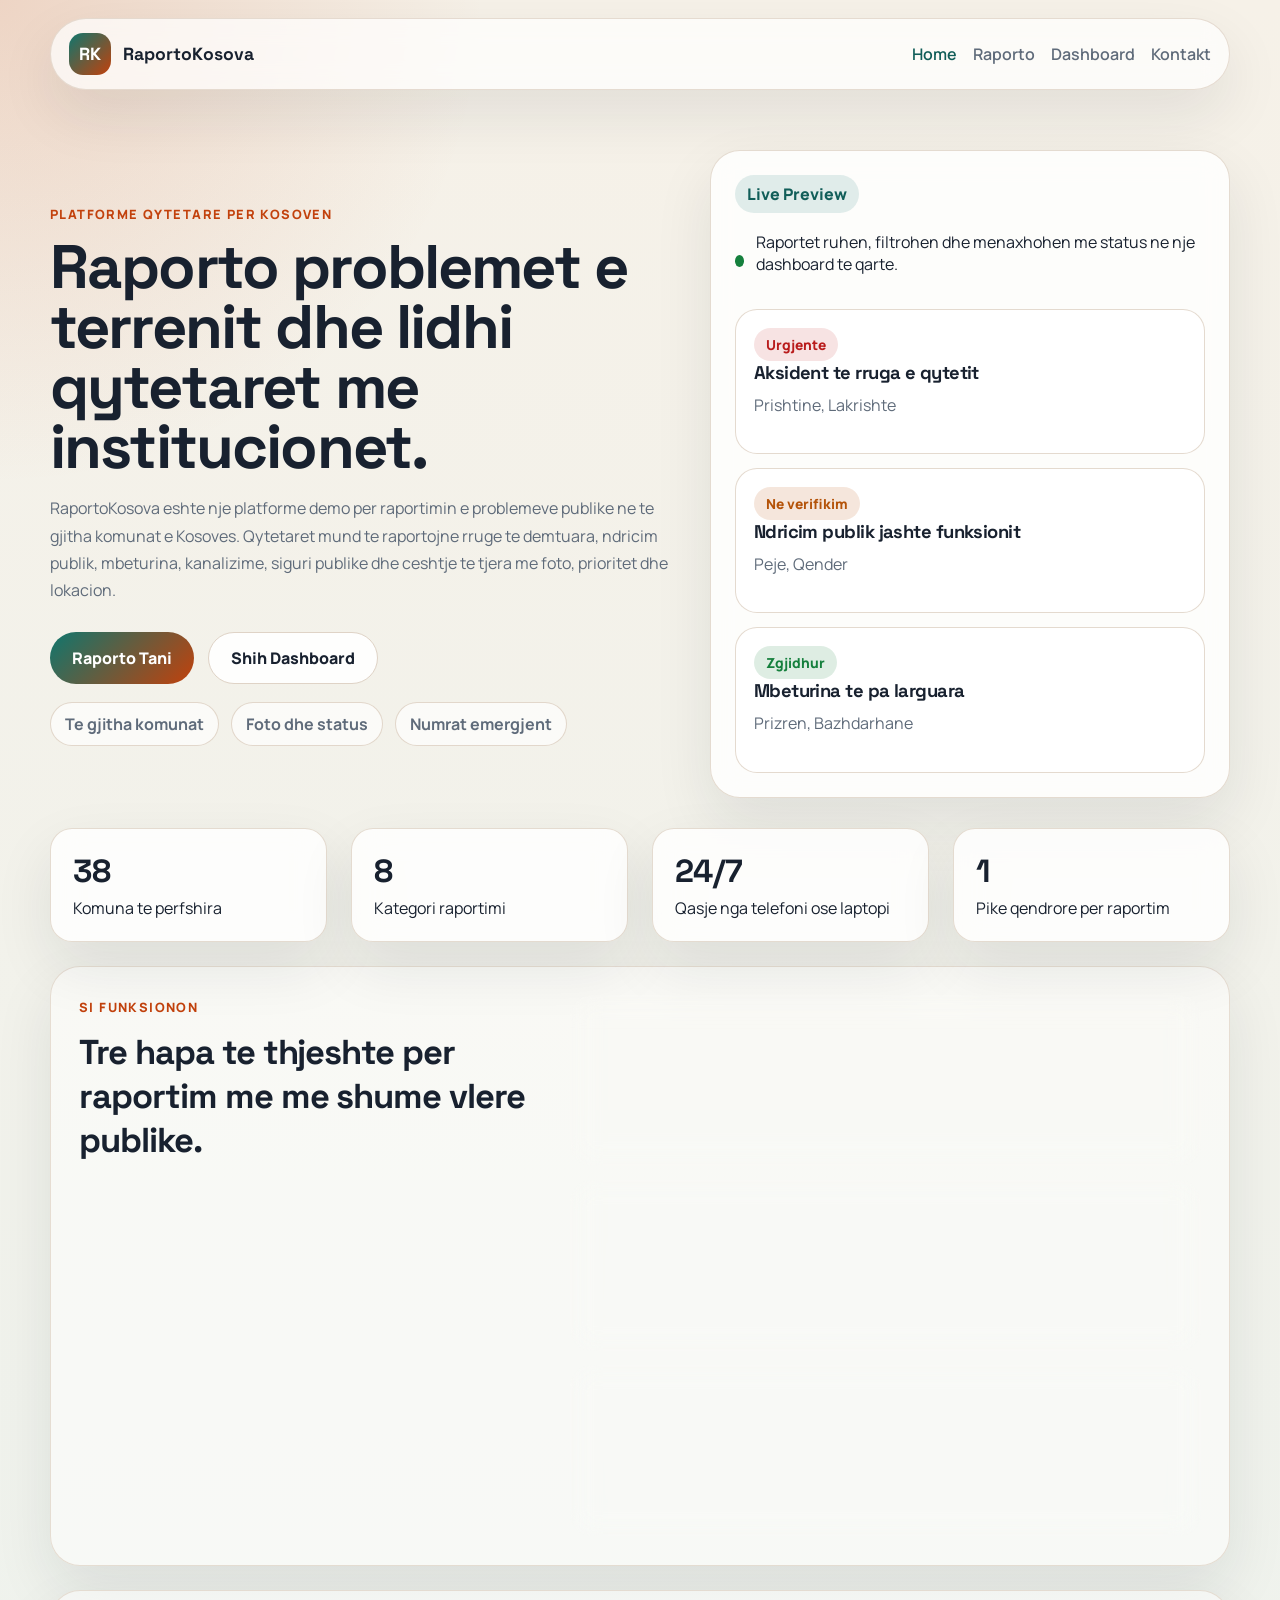
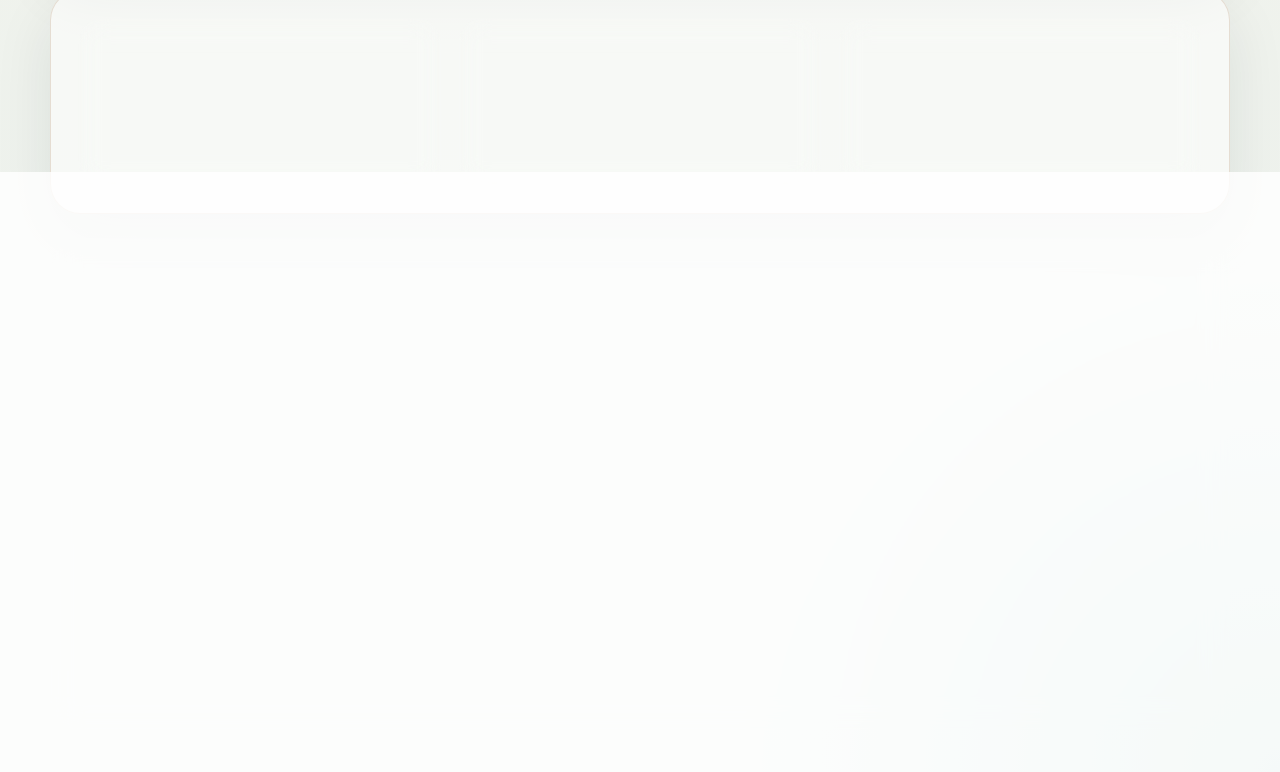
<file: index.html>
<!DOCTYPE html>
<html lang="sq">
<head>
  <meta charset="UTF-8" />
  <meta name="viewport" content="width=device-width, initial-scale=1.0" />
  <title>RaportoKosova | Raporto Problemet e Qytetit</title>
  <link rel="preconnect" href="https://fonts.googleapis.com" />
  <link rel="preconnect" href="https://fonts.gstatic.com" crossorigin />
  <link href="https://fonts.googleapis.com/css2?family=Space+Grotesk:wght@400;500;700&family=Manrope:wght@400;500;600;700;800&display=swap" rel="stylesheet" />
  <link rel="stylesheet" href="style.css" />
</head>
<body>
  <header class="site-header">
    <div class="container nav-shell">
      <a class="brand" href="index.html"><span class="brand-mark">RK</span><span>RaportoKosova</span></a>
      <nav class="site-nav">
        <a class="active" href="index.html">Home</a>
        <a href="report.html">Raporto</a>
        <a href="dashboard.html">Dashboard</a>
        <a href="contact.html">Kontakt</a>
      </nav>
    </div>
  </header>
  <main>
    <section class="hero-section container">
      <div class="hero-copy">
        <p class="eyebrow">Platforme qytetare per Kosoven</p>
        <h1>Raporto problemet e terrenit dhe lidhi qytetaret me institucionet.</h1>
        <p class="hero-text">RaportoKosova eshte nje platforme demo per raportimin e problemeve publike ne te gjitha komunat e Kosoves. Qytetaret mund te raportojne rruge te demtuara, ndricim publik, mbeturina, kanalizime, siguri publike dhe ceshtje te tjera me foto, prioritet dhe lokacion.</p>
        <div class="hero-actions">
          <a class="btn btn-primary" href="report.html">Raporto Tani</a>
          <a class="btn btn-secondary" href="dashboard.html">Shih Dashboard</a>
        </div>
        <div class="hero-trust"><span>Te gjitha komunat</span><span>Foto dhe status</span><span>Numrat emergjent</span></div>
      </div>
      <aside class="hero-panel">
        <div class="panel-topline">Live Preview</div>
        <div class="signal-row"><div class="signal success"></div><p>Raportet ruhen, filtrohen dhe menaxhohen me status ne nje dashboard te qarte.</p></div>
        <div class="preview-list">
          <article class="preview-card"><span class="chip chip-danger">Urgjente</span><h3>Aksident te rruga e qytetit</h3><p>Prishtine, Lakrishte</p></article>
          <article class="preview-card"><span class="chip chip-warning">Ne verifikim</span><h3>Ndricim publik jashte funksionit</h3><p>Peje, Qender</p></article>
          <article class="preview-card"><span class="chip chip-success">Zgjidhur</span><h3>Mbeturina te pa larguara</h3><p>Prizren, Bazhdarhane</p></article>
        </div>
      </aside>
    </section>
    <section class="container stats-grid">
      <article class="stat-card"><strong>38</strong><span>Komuna te perfshira</span></article>
      <article class="stat-card"><strong>8</strong><span>Kategori raportimi</span></article>
      <article class="stat-card"><strong>24/7</strong><span>Qasje nga telefoni ose laptopi</span></article>
      <article class="stat-card"><strong>1</strong><span>Pike qendrore per raportim</span></article>
    </section>
    <section class="container content-slab two-column">
      <div><p class="eyebrow">Si funksionon</p><h2>Tre hapa te thjeshte per raportim me me shume vlere publike.</h2></div>
      <div class="steps-list">
        <article class="step-card"><span>01</span><h3>Raporto problemin</h3><p>Qytetari zgjedh komunen, kategorine, lokacionin, prioritetin dhe ngarkon foto nga telefoni ose files.</p></article>
        <article class="step-card"><span>02</span><h3>Ruaje dhe strukturoje</h3><p>Raporti merr ID unike, status fillestar dhe shfaqet ne dashboard per monitorim te organizuar.</p></article>
        <article class="step-card"><span>03</span><h3>Ndrysho statusin</h3><p>Raportet filtrohen sipas komunes, kategorise, statusit dhe mund te ndiqen deri ne zgjidhje.</p></article>
      </div>
    </section>
    <section class="container content-slab impact-grid">
      <article class="impact-card"><h3>Per qytetaret</h3><p>Raportim me i qarte, me i shpejte dhe me prove vizuale ne nje vend te vetem.</p></article>
      <article class="impact-card"><h3>Per institucionet</h3><p>Menaxhim me i organizuar i rasteve sipas komunes, urgjences dhe statusit te trajtimit.</p></article>
      <article class="impact-card"><h3>Per media dhe OJQ</h3><p>Nje menyre me e strukturuar per me identifiku dhe percjelle ceshtje me interes publik.</p></article>
    </section>
    <section class="container emergency-strip glass-card">
      <div><p class="eyebrow">Urgjenca</p><h2>Numrat emergjent ne nje vend</h2></div>
      <div id="homeEmergencyGrid" class="emergency-grid"></div>
    </section>
  </main>
  <script src="data.js"></script>
  <script>
    document.getElementById('homeEmergencyGrid').innerHTML = appData.emergencyContacts.map((item) => `\n<article class="emergency-card"><strong>${item.name}</strong><a href="tel:${item.number}">${item.number}</a><p>${item.note}</p></article>`).join('');
  </script>
</body>
</html>
</file>
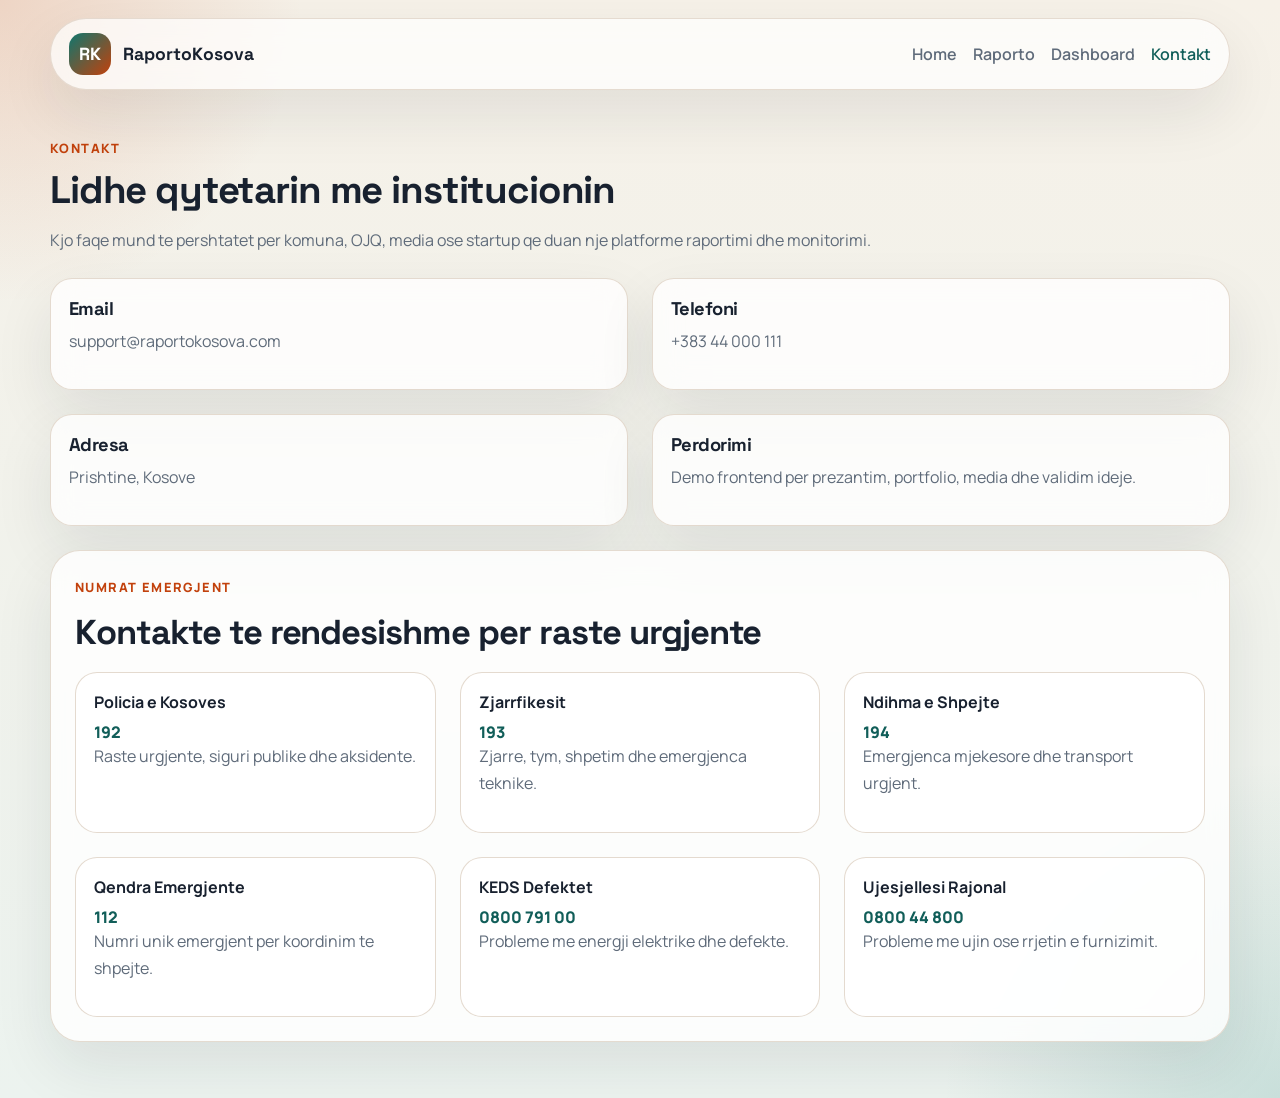
<file: contact.html>
<!DOCTYPE html>
<html lang="sq">
<head>
  <meta charset="UTF-8" />
  <meta name="viewport" content="width=device-width, initial-scale=1.0" />
  <title>RaportoKosova | Kontakt</title>
  <link rel="preconnect" href="https://fonts.googleapis.com" />
  <link rel="preconnect" href="https://fonts.gstatic.com" crossorigin />
  <link href="https://fonts.googleapis.com/css2?family=Space+Grotesk:wght@400;500;700&family=Manrope:wght@400;500;600;700;800&display=swap" rel="stylesheet" />
  <link rel="stylesheet" href="style.css" />
</head>
<body>
  <header class="site-header">
    <div class="container nav-shell">
      <a class="brand" href="index.html"><span class="brand-mark">RK</span><span>RaportoKosova</span></a>
      <nav class="site-nav">
        <a href="index.html">Home</a>
        <a href="report.html">Raporto</a>
        <a href="dashboard.html">Dashboard</a>
        <a class="active" href="contact.html">Kontakt</a>
      </nav>
    </div>
  </header>
  <main class="page-shell container">
    <section class="page-header compact">
      <p class="eyebrow">Kontakt</p>
      <h1>Lidhe qytetarin me institucionin</h1>
      <p class="section-copy">Kjo faqe mund te pershtatet per komuna, OJQ, media ose startup qe duan nje platforme raportimi dhe monitorimi.</p>
    </section>
    <section class="contact-grid">
      <article class="glass-card contact-card"><h3>Email</h3><p>support@raportokosova.com</p></article>
      <article class="glass-card contact-card"><h3>Telefoni</h3><p>+383 44 000 111</p></article>
      <article class="glass-card contact-card"><h3>Adresa</h3><p>Prishtine, Kosove</p></article>
      <article class="glass-card contact-card"><h3>Perdorimi</h3><p>Demo frontend per prezantim, portfolio, media dhe validim ideje.</p></article>
    </section>
    <section class="glass-card emergency-section">
      <div><p class="eyebrow">Numrat emergjent</p><h2>Kontakte te rendesishme per raste urgjente</h2></div>
      <div id="contactEmergencyGrid" class="emergency-grid"></div>
    </section>
  </main>
  <script src="data.js"></script>
  <script>
    document.getElementById('contactEmergencyGrid').innerHTML = appData.emergencyContacts.map((item) => `\n<article class="emergency-card"><strong>${item.name}</strong><a href="tel:${item.number}">${item.number}</a><p>${item.note}</p></article>`).join('');
  </script>
</body>
</html>
</file>
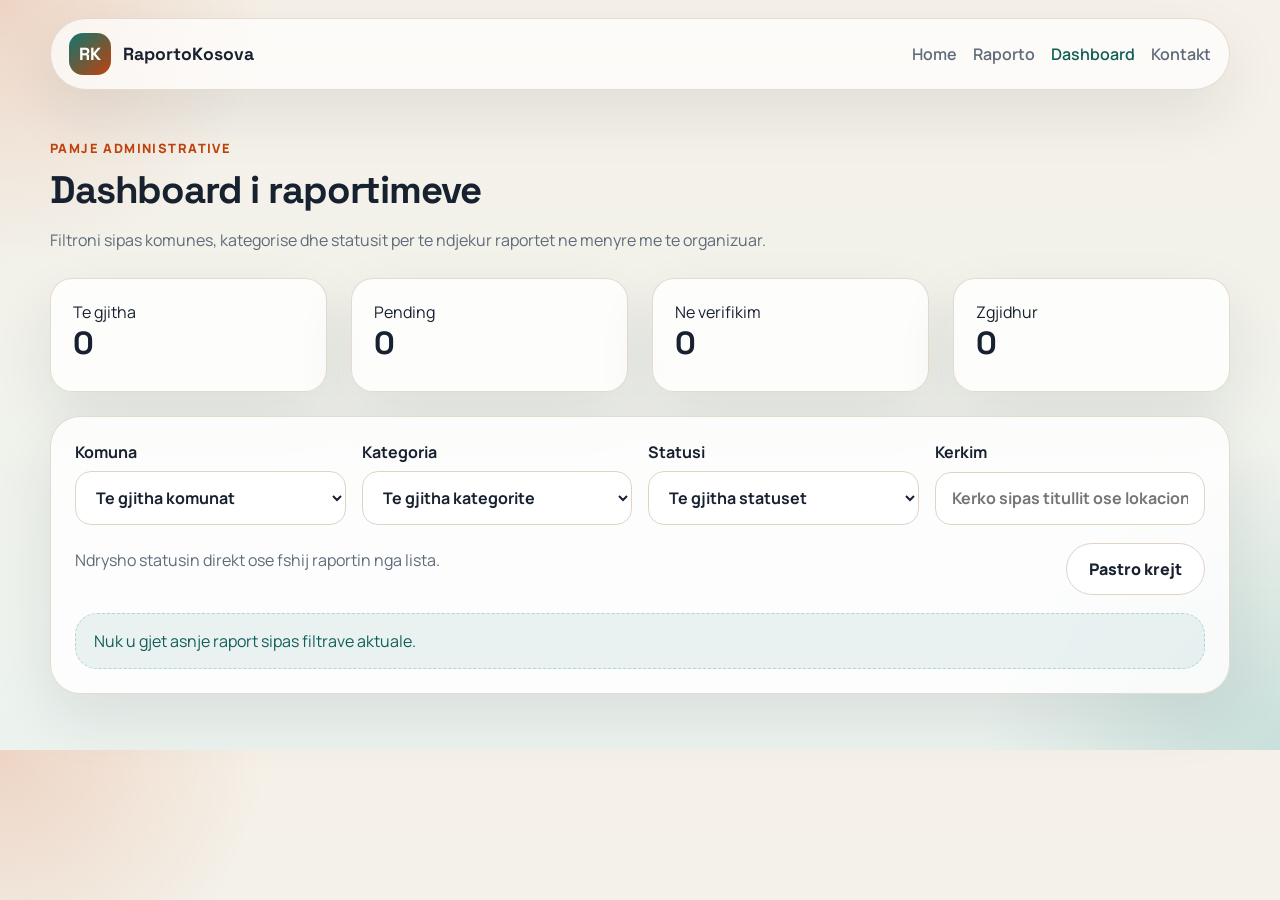
<file: dashboard.html>
<!DOCTYPE html>
<html lang="sq">
<head>
  <meta charset="UTF-8" />
  <meta name="viewport" content="width=device-width, initial-scale=1.0" />
  <title>RaportoKosova | Dashboard</title>
  <link rel="preconnect" href="https://fonts.googleapis.com" />
  <link rel="preconnect" href="https://fonts.gstatic.com" crossorigin />
  <link href="https://fonts.googleapis.com/css2?family=Space+Grotesk:wght@400;500;700&family=Manrope:wght@400;500;600;700;800&display=swap" rel="stylesheet" />
  <link rel="stylesheet" href="style.css" />
</head>
<body>
  <header class="site-header">
    <div class="container nav-shell">
      <a class="brand" href="index.html"><span class="brand-mark">RK</span><span>RaportoKosova</span></a>
      <nav class="site-nav">
        <a href="index.html">Home</a>
        <a href="report.html">Raporto</a>
        <a class="active" href="dashboard.html">Dashboard</a>
        <a href="contact.html">Kontakt</a>
      </nav>
    </div>
  </header>
  <main class="page-shell container">
    <section class="page-header compact">
      <p class="eyebrow">Pamje administrative</p>
      <h1>Dashboard i raportimeve</h1>
      <p class="section-copy">Filtroni sipas komunes, kategorise dhe statusit per te ndjekur raportet ne menyre me te organizuar.</p>
    </section>
    <section class="metrics-grid">
      <article class="metric-card"><span>Te gjitha</span><strong id="allCount">0</strong></article>
      <article class="metric-card"><span>Pending</span><strong id="pendingCount">0</strong></article>
      <article class="metric-card"><span>Ne verifikim</span><strong id="reviewCount">0</strong></article>
      <article class="metric-card"><span>Zgjidhur</span><strong id="resolvedCount">0</strong></article>
    </section>
    <section class="glass-card dashboard-card">
      <div class="field-grid four filters-row">
        <label>Komuna<select id="filterMunicipality"></select></label>
        <label>Kategoria<select id="filterCategory"></select></label>
        <label>Statusi<select id="filterStatus"></select></label>
        <label>Kerkim<input type="text" id="searchInput" placeholder="Kerko sipas titullit ose lokacionit" /></label>
      </div>
      <div class="toolbar-row">
        <p class="section-copy small-copy">Ndrysho statusin direkt ose fshij raportin nga lista.</p>
        <button id="clearAllReports" class="btn btn-secondary" type="button">Pastro krejt</button>
      </div>
      <div id="reportsContainer" class="reports-list"></div>
    </section>
  </main>
  <script src="data.js"></script>
  <script src="dashboard.js"></script>
</body>
</html>
</file>
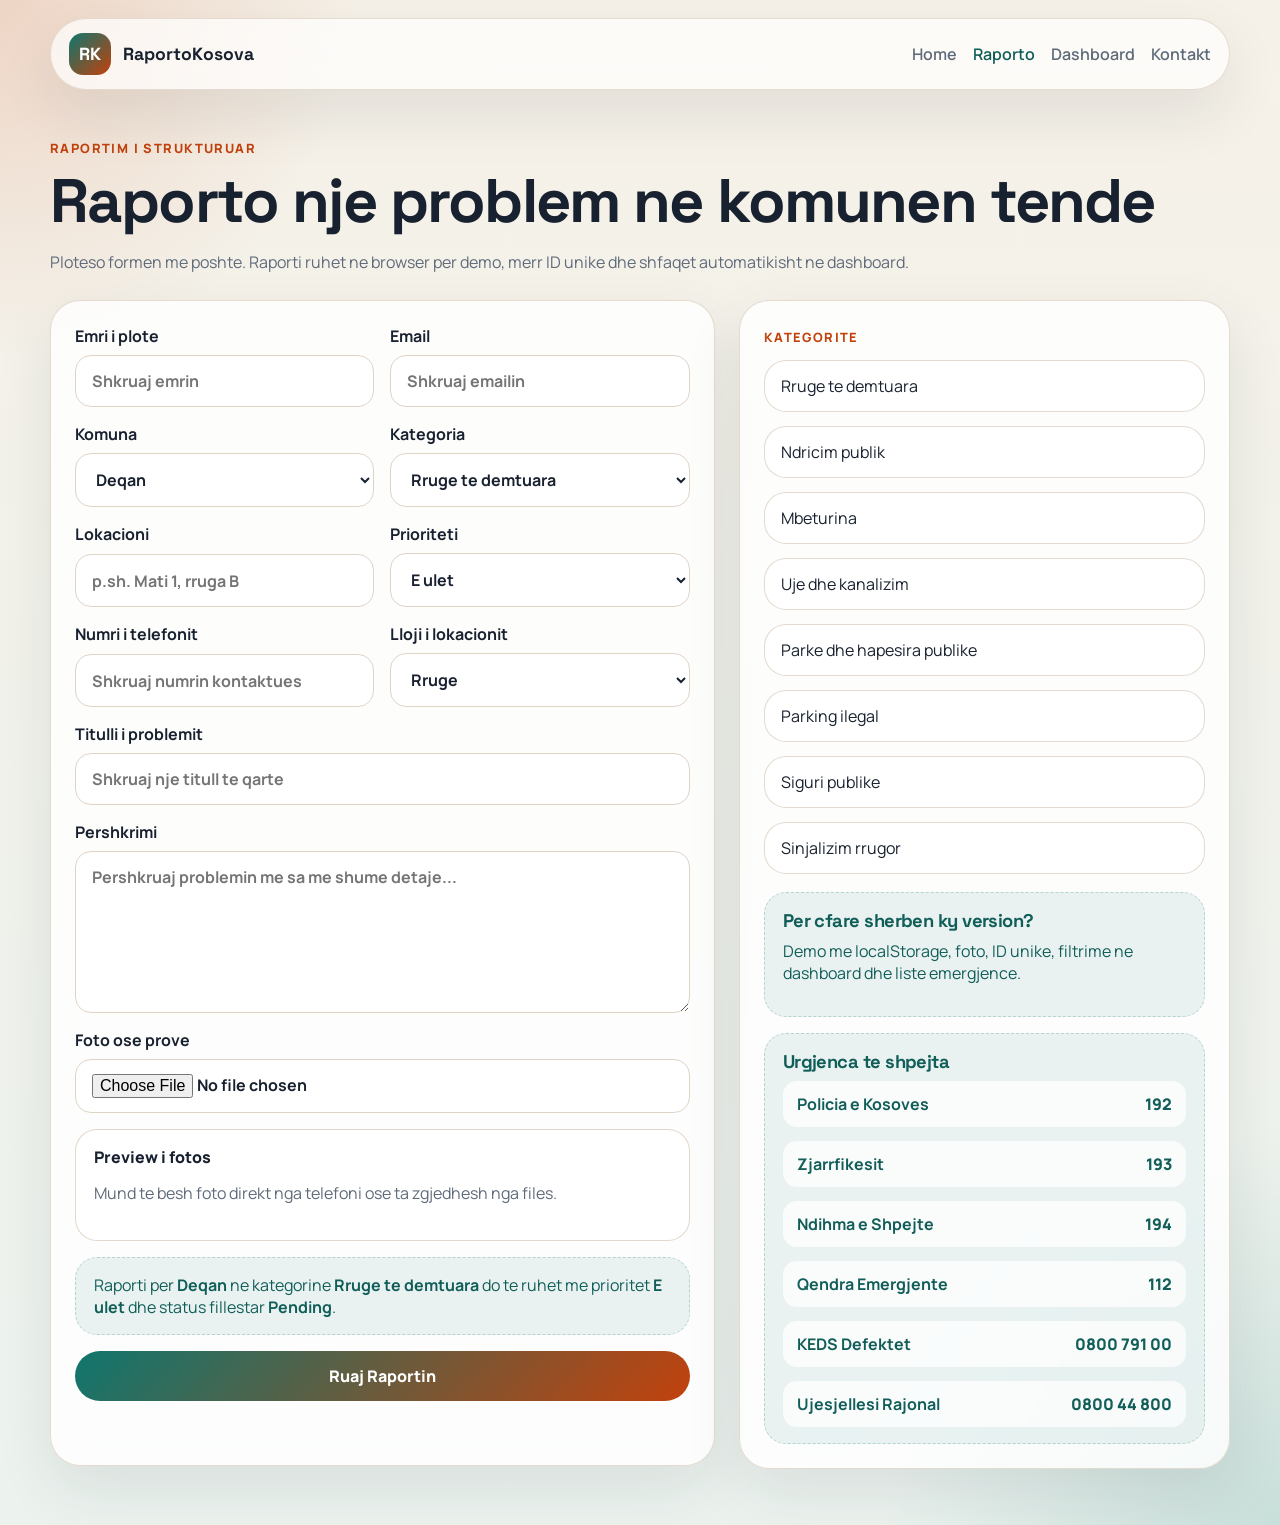
<file: report.html>
<!DOCTYPE html>
<html lang="sq">
<head>
  <meta charset="UTF-8" />
  <meta name="viewport" content="width=device-width, initial-scale=1.0" />
  <title>RaportoKosova | Raporto Problemin</title>
  <link rel="preconnect" href="https://fonts.googleapis.com" />
  <link rel="preconnect" href="https://fonts.gstatic.com" crossorigin />
  <link href="https://fonts.googleapis.com/css2?family=Space+Grotesk:wght@400;500;700&family=Manrope:wght@400;500;600;700;800&display=swap" rel="stylesheet" />
  <link rel="stylesheet" href="style.css" />
</head>
<body>
  <header class="site-header">
    <div class="container nav-shell">
      <a class="brand" href="index.html"><span class="brand-mark">RK</span><span>RaportoKosova</span></a>
      <nav class="site-nav">
        <a href="index.html">Home</a>
        <a class="active" href="report.html">Raporto</a>
        <a href="dashboard.html">Dashboard</a>
        <a href="contact.html">Kontakt</a>
      </nav>
    </div>
  </header>
  <main class="page-shell container">
    <section class="page-header">
      <p class="eyebrow">Raportim i strukturuar</p>
      <h1>Raporto nje problem ne komunen tende</h1>
      <p class="section-copy">Ploteso formen me poshte. Raporti ruhet ne browser per demo, merr ID unike dhe shfaqet automatikisht ne dashboard.</p>
    </section>
    <section class="form-layout">
      <article class="glass-card form-card">
        <form id="reportForm" class="report-form">
          <div class="field-grid two">
            <label>Emri i plote<input type="text" id="fullName" placeholder="Shkruaj emrin" /></label>
            <label>Email<input type="email" id="email" placeholder="Shkruaj emailin" /></label>
          </div>
          <div class="field-grid two">
            <label>Komuna<select id="municipality"></select></label>
            <label>Kategoria<select id="category"></select></label>
          </div>
          <div class="field-grid two">
            <label>Lokacioni<input type="text" id="location" placeholder="p.sh. Mati 1, rruga B" /></label>
            <label>Prioriteti<select id="priority"></select></label>
          </div>
          <div class="field-grid two">
            <label>Numri i telefonit<input type="tel" id="phone" placeholder="Shkruaj numrin kontaktues" /></label>
            <label>Lloji i lokacionit<select id="locationType"></select></label>
          </div>
          <label>Titulli i problemit<input type="text" id="title" placeholder="Shkruaj nje titull te qarte" /></label>
          <label>Pershkrimi<textarea id="description" rows="6" placeholder="Pershkruaj problemin me sa me shume detaje..."></textarea></label>
          <label>Foto ose prove<input type="file" id="imageFile" accept="image/*" capture="environment" /></label>
          <div class="image-preview-shell">
            <p class="preview-label">Preview i fotos</p>
            <img id="imagePreview" class="image-preview" alt="Preview e fotos se raportimit" />
            <p id="imageMeta" class="image-meta">Mund te besh foto direkt nga telefoni ose ta zgjedhesh nga files.</p>
          </div>
          <div class="report-summary" id="reportSummary">Raporti yt do te marre status fillestar <strong>Pending</strong>.</div>
          <button class="btn btn-primary" type="submit">Ruaj Raportin</button>
          <p id="formMessage" class="form-message"></p>
        </form>
      </article>
      <aside class="glass-card side-card">
        <p class="eyebrow">Kategorite</p>
        <div id="categoryPreview" class="mini-list"></div>
        <div class="side-note compact-note"><h3>Per cfare sherben ky version?</h3><p>Demo me localStorage, foto, ID unike, filtrime ne dashboard dhe liste emergjence.</p></div>
        <div class="side-note emergency-note"><h3>Urgjenca te shpejta</h3><div id="reportEmergencyGrid" class="mini-emergency-list"></div></div>
      </aside>
    </section>
  </main>
  <script src="data.js"></script>
  <script src="report.js"></script>
</body>
</html>
</file>
<file: style.css>
:root {
  --bg: #f6f1e8;
  --bg-deep: #ecf3ef;
  --surface: rgba(255, 255, 255, 0.82);
  --text: #18212f;
  --muted: #5f6b7a;
  --line: #dfd3c6;
  --primary: #0f766e;
  --primary-dark: #115e59;
  --accent: #c2410c;
  --danger: #b91c1c;
  --warning: #b45309;
  --success: #15803d;
  --radius-xl: 30px;
  --radius-lg: 22px;
  --radius-md: 16px;
  --shadow: 0 24px 60px rgba(24, 33, 47, 0.09);
}
* { box-sizing: border-box; }
html { scroll-behavior: smooth; }
body {
  margin: 0;
  color: var(--text);
  font-family: "Manrope", sans-serif;
  background:
    radial-gradient(circle at top left, rgba(194, 65, 12, 0.16), transparent 18%),
    radial-gradient(circle at bottom right, rgba(15, 118, 110, 0.16), transparent 20%),
    linear-gradient(180deg, var(--bg) 0%, var(--bg-deep) 100%);
}
.container { width: min(1180px, calc(100% - 32px)); margin: 0 auto; }
.site-header { padding: 18px 0; }
.nav-shell {
  display: flex; justify-content: space-between; align-items: center; gap: 18px;
  padding: 14px 18px; background: rgba(255,255,255,0.7); border: 1px solid rgba(223,211,198,0.8);
  box-shadow: var(--shadow); border-radius: 999px; backdrop-filter: blur(12px);
}
.brand {
  display: inline-flex; align-items: center; gap: 12px; color: var(--text); text-decoration: none;
  font-family: "Space Grotesk", sans-serif; font-size: 1.1rem; font-weight: 700;
}
.brand-mark {
  width: 42px; height: 42px; display: grid; place-items: center; border-radius: 14px; color: #fff;
  background: linear-gradient(135deg, var(--primary), var(--accent));
}
.site-nav { display: flex; flex-wrap: wrap; gap: 16px; }
.site-nav a { text-decoration: none; color: var(--muted); font-weight: 600; }
.site-nav a.active, .site-nav a:hover { color: var(--primary-dark); }
.hero-section, .two-column, .form-layout, .field-grid, .metrics-grid, .contact-grid, .stats-grid, .emergency-grid {
  display: grid; gap: 24px;
}
.hero-section { grid-template-columns: 1.1fr 0.9fr; padding: 42px 0 30px; align-items: center; }
.eyebrow {
  display: inline-flex; margin-bottom: 14px; text-transform: uppercase; letter-spacing: 0.11em;
  font-size: 0.8rem; font-weight: 800; color: var(--accent);
}
h1,h2,h3,p { margin-top: 0; }
h1,h2,h3 { font-family: "Space Grotesk", sans-serif; letter-spacing: -0.03em; }
h1 { font-size: clamp(2.5rem, 4.8vw, 5rem); line-height: 0.98; margin-bottom: 18px; }
h2 { font-size: clamp(1.8rem, 2.7vw, 2.8rem); margin-bottom: 10px; }
h3 { font-size: 1.15rem; margin-bottom: 8px; }
.hero-text,.section-copy,.step-card p,.impact-card p,.preview-card p,.contact-card p,.report-meta,.toolbar-row p,.image-meta,.emergency-card p,.report-id {
  color: var(--muted); line-height: 1.7;
}
.hero-actions { display: flex; flex-wrap: wrap; gap: 14px; margin: 28px 0 18px; }
.hero-trust { display: flex; flex-wrap: wrap; gap: 12px; color: var(--muted); font-weight: 700; }
.hero-trust span {
  padding: 10px 14px; border: 1px solid rgba(223,211,198,0.9); border-radius: 999px; background: rgba(255,255,255,0.65);
}
.hero-panel,.glass-card,.stat-card,.step-card,.impact-card,.metric-card {
  background: var(--surface); backdrop-filter: blur(14px); border: 1px solid rgba(223,211,198,0.82); box-shadow: var(--shadow);
}
.hero-panel,.glass-card { border-radius: var(--radius-xl); padding: 24px; }
.panel-topline {
  display: inline-flex; padding: 8px 12px; border-radius: 999px; background: rgba(15,118,110,0.12);
  color: var(--primary-dark); font-weight: 800; margin-bottom: 18px;
}
.signal-row { display: flex; gap: 12px; align-items: center; margin-bottom: 18px; }
.signal { width: 12px; height: 12px; border-radius: 50%; }
.signal.success { background: var(--success); }
.preview-list,.steps-list,.mini-list,.reports-list,.mini-emergency-list { display: grid; gap: 14px; }
.preview-card,.step-card,.impact-card,.contact-card,.mini-item,.report-card-item,.emergency-card {
  border-radius: var(--radius-lg); background: rgba(255,255,255,0.78); border: 1px solid rgba(223,211,198,0.84);
}
.preview-card,.step-card,.impact-card,.contact-card,.report-card-item,.emergency-card { padding: 18px; }
.stats-grid { grid-template-columns: repeat(4, 1fr); margin-bottom: 24px; }
.stat-card,.metric-card { padding: 22px; border-radius: var(--radius-lg); }
.stat-card strong,.metric-card strong { display: block; font-family: "Space Grotesk", sans-serif; font-size: 2rem; margin-bottom: 6px; }
.content-slab {
  padding: 28px; border-radius: var(--radius-xl); background: rgba(255,255,255,0.5); border: 1px solid rgba(223,211,198,0.75);
  box-shadow: var(--shadow); margin-bottom: 24px;
}
.two-column { grid-template-columns: 0.85fr 1.15fr; align-items: start; }
.impact-grid { display: grid; grid-template-columns: repeat(3, 1fr); gap: 18px; }
.step-card span { display: inline-flex; margin-bottom: 10px; color: var(--accent); font-weight: 800; }
.page-shell { padding: 28px 0 56px; }
.page-header { margin-bottom: 24px; }
.page-header.compact h1 { font-size: clamp(2rem, 3vw, 3.2rem); }
.form-layout { grid-template-columns: 1.15fr 0.85fr; align-items: start; }
.report-form,.field-grid.two,.field-grid.four,.toolbar-row,.report-meta,.report-topline,.report-actions { display: grid; gap: 16px; }
.field-grid.two { grid-template-columns: repeat(2, 1fr); }
.field-grid.four { grid-template-columns: repeat(4, 1fr); }
label { display: grid; gap: 8px; font-weight: 700; }
input,select,textarea,button { font: inherit; }
input,select,textarea {
  width: 100%; border: 1px solid var(--line); border-radius: var(--radius-md); padding: 14px 16px;
  background: rgba(255,255,255,0.92); color: var(--text);
}
input:focus,select:focus,textarea:focus { outline: 2px solid rgba(15,118,110,0.16); border-color: var(--primary); }
textarea { resize: vertical; }
.report-summary,.side-note,.empty-state {
  padding: 16px 18px; border-radius: var(--radius-lg); background: rgba(15,118,110,0.08);
  color: var(--primary-dark); border: 1px dashed rgba(15,118,110,0.24);
}
.compact-note { margin-top: 18px; }
.emergency-note { margin-top: 16px; }
.image-preview-shell {
  padding: 16px 18px; border-radius: var(--radius-lg); background: rgba(255,255,255,0.76); border: 1px solid rgba(223,211,198,0.9);
}
.preview-label { margin-bottom: 12px; font-weight: 800; }
.image-preview { width: 100%; max-height: 280px; object-fit: cover; border-radius: var(--radius-lg); display: none; margin-bottom: 10px; }
.mini-item { padding: 14px 16px; }
.mini-emergency-item {
  display: flex; justify-content: space-between; gap: 12px; align-items: center; padding: 12px 14px; border-radius: 14px; background: rgba(255,255,255,0.72);
}
.mini-emergency-item a,.emergency-card a { color: var(--primary-dark); font-weight: 800; text-decoration: none; }
.btn {
  border: none; cursor: pointer; text-decoration: none; display: inline-flex; align-items: center; justify-content: center;
  gap: 8px; padding: 14px 22px; border-radius: 999px; font-weight: 800; transition: transform 0.2s ease, background 0.2s ease;
}
.btn:hover { transform: translateY(-1px); }
.btn-primary { background: linear-gradient(135deg, var(--primary), var(--accent)); color: #fff; }
.btn-secondary { background: rgba(255,255,255,0.9); color: var(--text); border: 1px solid var(--line); }
.btn-danger-lite { color: var(--danger); }
.form-message { min-height: 24px; margin: 0; font-weight: 700; }
.form-message.success { color: var(--success); }
.form-message.error { color: var(--danger); }
.metrics-grid { grid-template-columns: repeat(4, 1fr); margin-bottom: 24px; }
.dashboard-card { padding: 24px; }
.filters-row { margin-bottom: 18px; }
.toolbar-row { grid-template-columns: 1fr auto; align-items: center; margin-bottom: 18px; }
.report-card-item { display: grid; grid-template-columns: 1fr auto; gap: 18px; }
.report-image-wrap { margin-top: 14px; }
.report-image {
  width: 100%; max-width: 420px; max-height: 260px; object-fit: cover; border-radius: var(--radius-lg);
  border: 1px solid rgba(223,211,198,0.84);
}
.report-meta { grid-template-columns: repeat(2, 1fr); margin-top: 12px; }
.report-topline { grid-template-columns: repeat(3, max-content); align-items: center; }
.report-actions { align-content: start; min-width: 180px; }
.report-id { font-weight: 700; margin-bottom: 8px; }
.chip {
  display: inline-flex; width: fit-content; border-radius: 999px; padding: 7px 12px; font-size: 0.86rem; font-weight: 800;
}
.chip-success { background: rgba(21,128,61,0.14); color: var(--success); }
.chip-warning { background: rgba(180,83,9,0.14); color: var(--warning); }
.chip-danger { background: rgba(185,28,28,0.12); color: var(--danger); }
.chip-muted { background: rgba(95,107,122,0.12); color: var(--muted); }
.chip-outline { border: 1px solid var(--line); color: var(--text); background: rgba(255,255,255,0.65); }
.contact-grid { grid-template-columns: repeat(2, 1fr); }
.emergency-section { margin-top: 24px; }
.emergency-grid { grid-template-columns: repeat(3, 1fr); margin-top: 18px; }
.emergency-card strong { display: block; margin-bottom: 8px; }
.emergency-strip { margin-bottom: 42px; }
@media (max-width: 980px) {
  .hero-section,.two-column,.form-layout,.impact-grid,.stats-grid,.metrics-grid,.contact-grid,.field-grid.two,.field-grid.four,.report-card-item,.toolbar-row,.report-meta,.emergency-grid { grid-template-columns: 1fr; }
  .nav-shell { border-radius: 28px; }
  .hero-section { padding: 28px 0 22px; }
  .hero-panel,.glass-card,.content-slab { padding: 22px; }
}
@media (max-width: 640px) {
  .nav-shell { flex-direction: column; align-items: flex-start; padding: 16px; border-radius: 24px; }
  .site-nav { width: 100%; justify-content: flex-start; gap: 12px; }
  .site-nav a { padding: 8px 0; }
  h1 { font-size: 2.15rem; line-height: 1.04; }
  h2 { font-size: 1.55rem; }
  h3 { font-size: 1.05rem; }
  .container { width: min(1180px, calc(100% - 18px)); }
  .site-header { padding: 12px 0; }
  .page-shell { padding: 20px 0 40px; }
  .hero-section { padding: 16px 0 20px; gap: 18px; }
  .hero-actions { flex-direction: column; align-items: stretch; gap: 10px; margin: 22px 0 16px; }
  .hero-trust { gap: 8px; }
  .hero-trust span { width: 100%; justify-content: center; text-align: center; }
  .hero-panel,.glass-card,.content-slab,.stat-card,.metric-card,.report-card-item,.preview-card,.step-card,.impact-card,.contact-card,.emergency-card { padding: 16px; }
  .btn, .toolbar-row .btn { width: 100%; }
  input,select,textarea { padding: 13px 14px; }
  .stats-grid,.metrics-grid,.preview-list,.steps-list,.reports-list,.contact-grid,.impact-grid,.emergency-grid { gap: 14px; }
  .report-topline { grid-template-columns: 1fr; gap: 8px; }
  .report-actions { min-width: 100%; gap: 12px; }
  .report-image { max-width: 100%; max-height: 220px; }
  .image-preview { max-height: 220px; }
  .stat-card strong,.metric-card strong { font-size: 1.65rem; }
  .mini-emergency-item { flex-direction: column; align-items: flex-start; }
}
</file>
